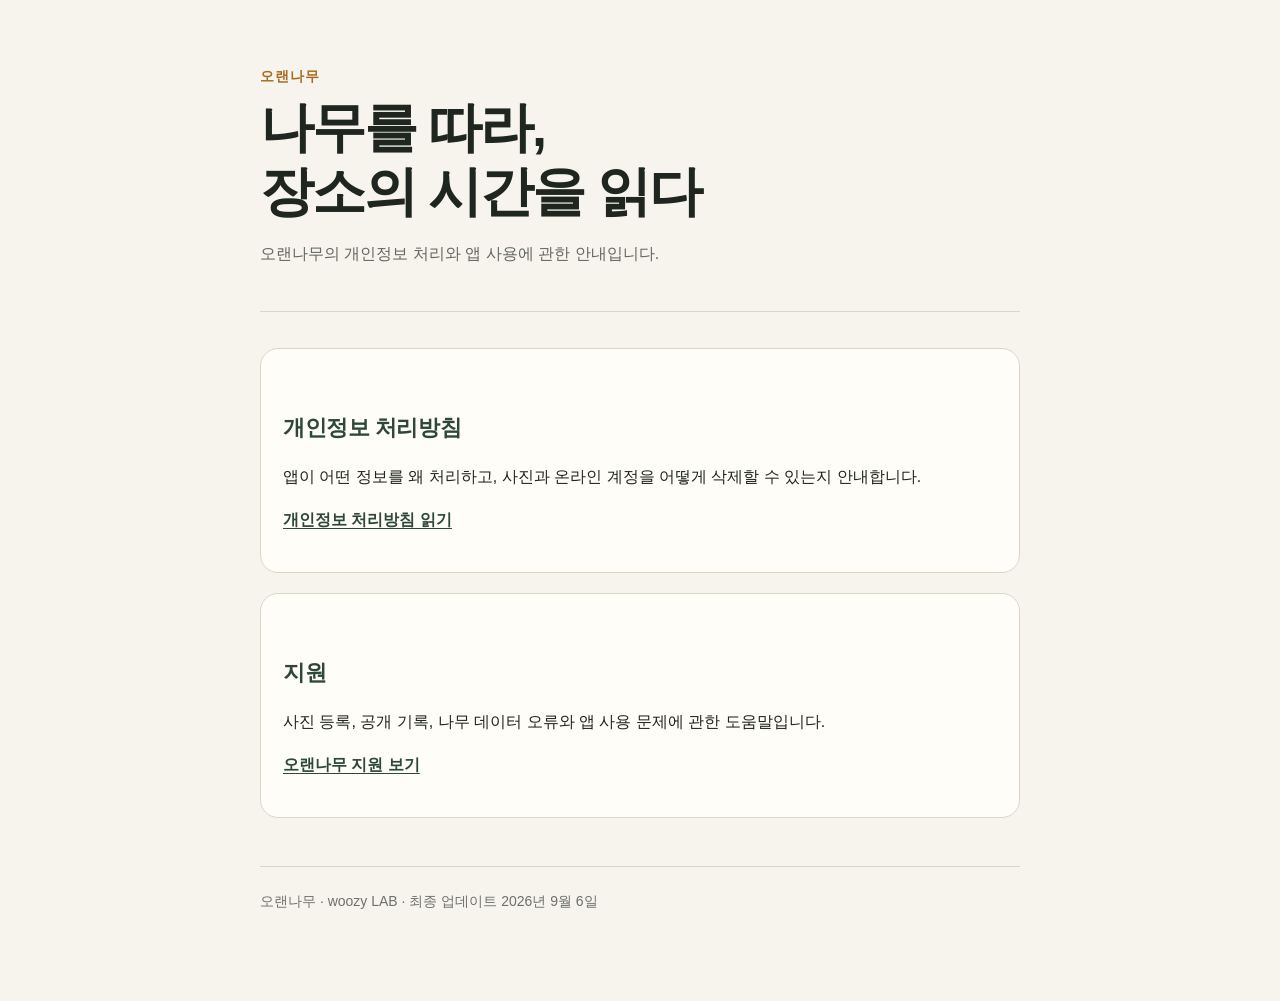
<file: index.html>
<!doctype html>
<html lang="ko">
<head>
  <meta charset="utf-8">
  <meta name="viewport" content="width=device-width, initial-scale=1">
  <meta name="description" content="오랜나무 개인정보 처리방침과 지원 안내">
  <title>오랜나무 안내</title>
  <link rel="stylesheet" href="assets/site.css">
</head>
<body>
  <main>
    <header>
      <div class="brand">오랜나무</div>
      <h1>나무를 따라,<br>장소의 시간을 읽다</h1>
      <p class="meta">오랜나무의 개인정보 처리와 앱 사용에 관한 안내입니다.</p>
    </header>
    <section class="card">
      <h2>개인정보 처리방침</h2>
      <p>앱이 어떤 정보를 왜 처리하고, 사진과 온라인 계정을 어떻게 삭제할 수 있는지 안내합니다.</p>
      <p><a href="privacy/">개인정보 처리방침 읽기</a></p>
    </section>
    <section class="card">
      <h2>지원</h2>
      <p>사진 등록, 공개 기록, 나무 데이터 오류와 앱 사용 문제에 관한 도움말입니다.</p>
      <p><a href="support/">오랜나무 지원 보기</a></p>
    </section>
    <footer>오랜나무 · woozy LAB · 최종 업데이트 2026년 9월 6일</footer>
  </main>
</body>
</html>
</file>
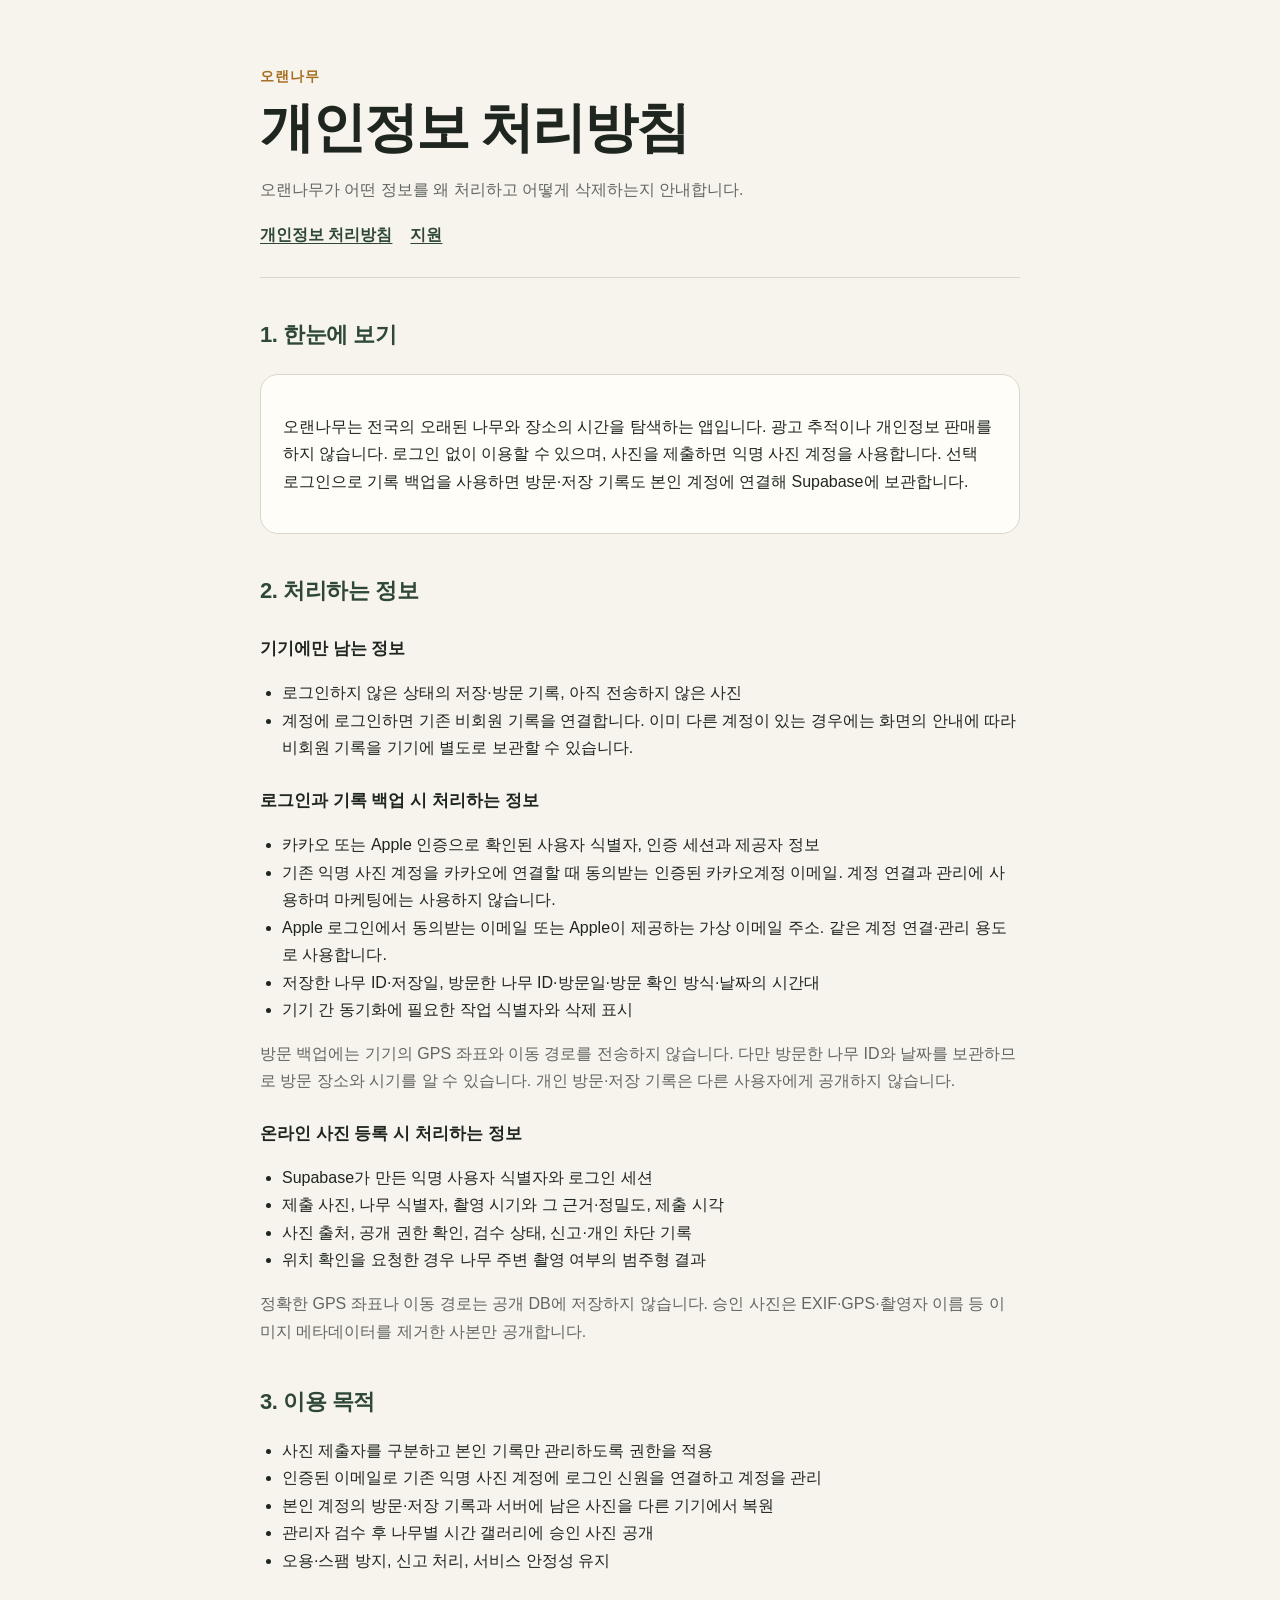
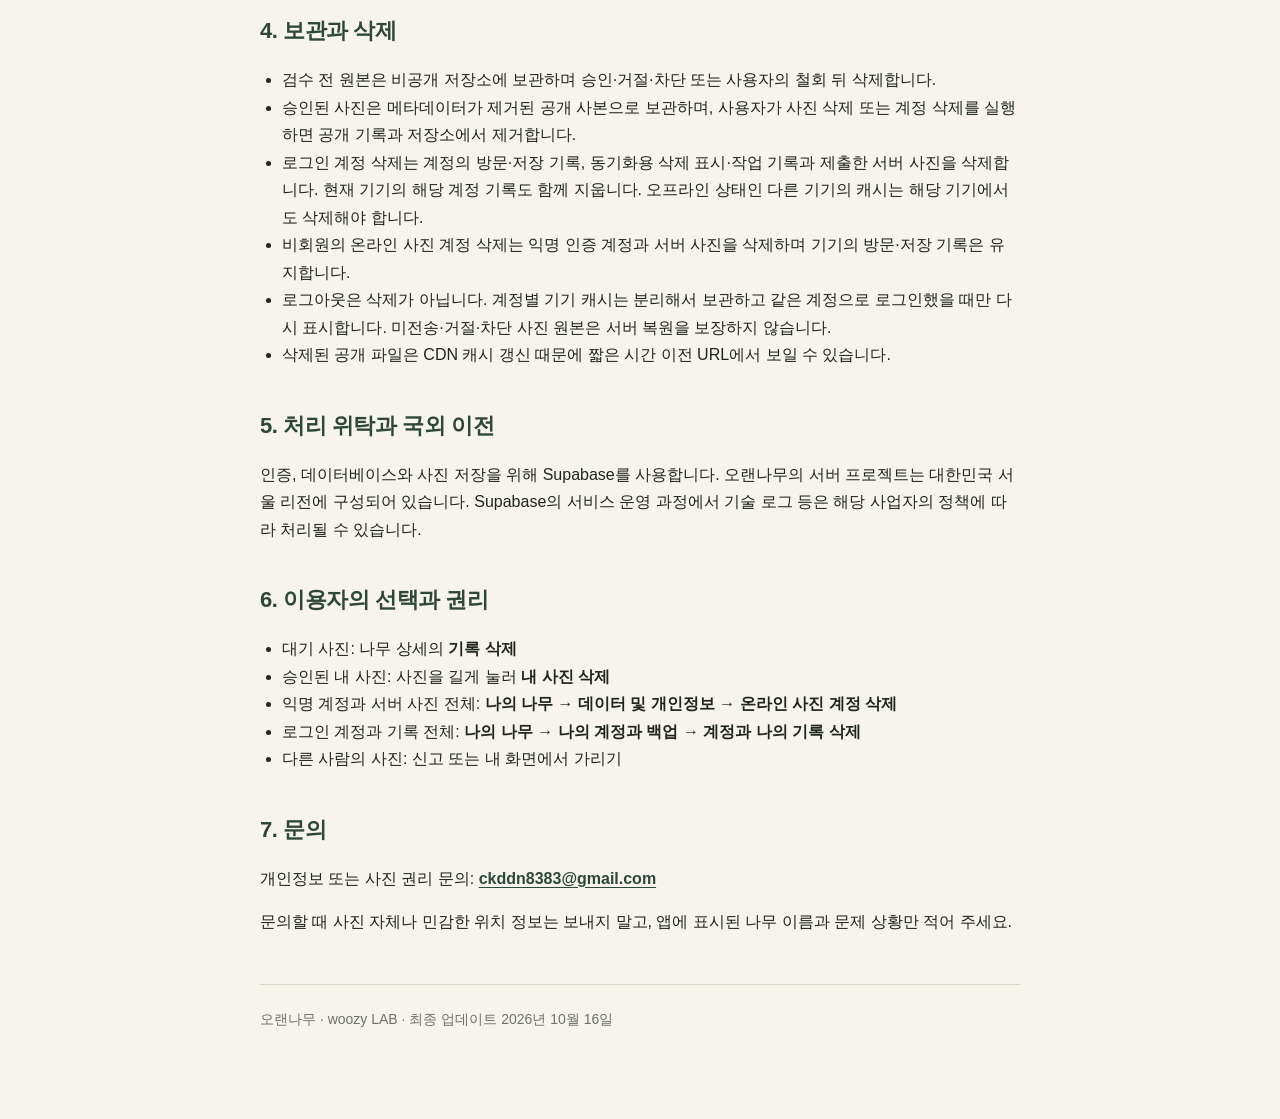
<file: privacy/index.html>
<!doctype html>
<html lang="ko">
<head>
  <meta charset="utf-8">
  <meta name="viewport" content="width=device-width, initial-scale=1">
  <meta name="description" content="오랜나무가 어떤 정보를 왜 처리하고 어떻게 삭제하는지 안내합니다.">
  <title>개인정보 처리방침 · 오랜나무</title>
  <link rel="stylesheet" href="../assets/site.css">
</head>
<body>
  <main>
    <header>
      <div class="brand">오랜나무</div>
      <h1>개인정보 처리방침</h1>
      <p class="meta">오랜나무가 어떤 정보를 왜 처리하고 어떻게 삭제하는지 안내합니다.</p>
      <nav><a href="../privacy/">개인정보 처리방침</a><a href="../support/">지원</a></nav>
    </header>

    <section>
      <h2>1. 한눈에 보기</h2>
      <div class="card"><p>오랜나무는 전국의 오래된 나무와 장소의 시간을 탐색하는 앱입니다. 광고 추적이나 개인정보 판매를 하지 않습니다. 로그인 없이 이용할 수 있으며, 사진을 제출하면 익명 사진 계정을 사용합니다. 선택 로그인으로 기록 백업을 사용하면 방문·저장 기록도 본인 계정에 연결해 Supabase에 보관합니다.</p></div>
    </section>

    <section>
      <h2>2. 처리하는 정보</h2>
      <h3>기기에만 남는 정보</h3>
      <ul>
        <li>로그인하지 않은 상태의 저장·방문 기록, 아직 전송하지 않은 사진</li>
        <li>계정에 로그인하면 기존 비회원 기록을 연결합니다. 이미 다른 계정이 있는 경우에는 화면의 안내에 따라 비회원 기록을 기기에 별도로 보관할 수 있습니다.</li>
      </ul>
      <h3>로그인과 기록 백업 시 처리하는 정보</h3>
      <ul>
        <li>카카오 또는 Apple 인증으로 확인된 사용자 식별자, 인증 세션과 제공자 정보</li>
        <li>기존 익명 사진 계정을 카카오에 연결할 때 동의받는 인증된 카카오계정 이메일. 계정 연결과 관리에 사용하며 마케팅에는 사용하지 않습니다.</li>
        <li>Apple 로그인에서 동의받는 이메일 또는 Apple이 제공하는 가상 이메일 주소. 같은 계정 연결·관리 용도로 사용합니다.</li>
        <li>저장한 나무 ID·저장일, 방문한 나무 ID·방문일·방문 확인 방식·날짜의 시간대</li>
        <li>기기 간 동기화에 필요한 작업 식별자와 삭제 표시</li>
      </ul>
      <p class="note">방문 백업에는 기기의 GPS 좌표와 이동 경로를 전송하지 않습니다. 다만 방문한 나무 ID와 날짜를 보관하므로 방문 장소와 시기를 알 수 있습니다. 개인 방문·저장 기록은 다른 사용자에게 공개하지 않습니다.</p>
      <h3>온라인 사진 등록 시 처리하는 정보</h3>
      <ul>
        <li>Supabase가 만든 익명 사용자 식별자와 로그인 세션</li>
        <li>제출 사진, 나무 식별자, 촬영 시기와 그 근거·정밀도, 제출 시각</li>
        <li>사진 출처, 공개 권한 확인, 검수 상태, 신고·개인 차단 기록</li>
        <li>위치 확인을 요청한 경우 나무 주변 촬영 여부의 범주형 결과</li>
      </ul>
      <p class="note">정확한 GPS 좌표나 이동 경로는 공개 DB에 저장하지 않습니다. 승인 사진은 EXIF·GPS·촬영자 이름 등 이미지 메타데이터를 제거한 사본만 공개합니다.</p>
    </section>

    <section>
      <h2>3. 이용 목적</h2>
      <ul>
        <li>사진 제출자를 구분하고 본인 기록만 관리하도록 권한을 적용</li>
        <li>인증된 이메일로 기존 익명 사진 계정에 로그인 신원을 연결하고 계정을 관리</li>
        <li>본인 계정의 방문·저장 기록과 서버에 남은 사진을 다른 기기에서 복원</li>
        <li>관리자 검수 후 나무별 시간 갤러리에 승인 사진 공개</li>
        <li>오용·스팸 방지, 신고 처리, 서비스 안정성 유지</li>
      </ul>
    </section>

    <section>
      <h2>4. 보관과 삭제</h2>
      <ul>
        <li>검수 전 원본은 비공개 저장소에 보관하며 승인·거절·차단 또는 사용자의 철회 뒤 삭제합니다.</li>
        <li>승인된 사진은 메타데이터가 제거된 공개 사본으로 보관하며, 사용자가 사진 삭제 또는 계정 삭제를 실행하면 공개 기록과 저장소에서 제거합니다.</li>
        <li>로그인 계정 삭제는 계정의 방문·저장 기록, 동기화용 삭제 표시·작업 기록과 제출한 서버 사진을 삭제합니다. 현재 기기의 해당 계정 기록도 함께 지웁니다. 오프라인 상태인 다른 기기의 캐시는 해당 기기에서도 삭제해야 합니다.</li>
        <li>비회원의 온라인 사진 계정 삭제는 익명 인증 계정과 서버 사진을 삭제하며 기기의 방문·저장 기록은 유지합니다.</li>
        <li>로그아웃은 삭제가 아닙니다. 계정별 기기 캐시는 분리해서 보관하고 같은 계정으로 로그인했을 때만 다시 표시합니다. 미전송·거절·차단 사진 원본은 서버 복원을 보장하지 않습니다.</li>
        <li>삭제된 공개 파일은 CDN 캐시 갱신 때문에 짧은 시간 이전 URL에서 보일 수 있습니다.</li>
      </ul>
    </section>

    <section>
      <h2>5. 처리 위탁과 국외 이전</h2>
      <p>인증, 데이터베이스와 사진 저장을 위해 Supabase를 사용합니다. 오랜나무의 서버 프로젝트는 대한민국 서울 리전에 구성되어 있습니다. Supabase의 서비스 운영 과정에서 기술 로그 등은 해당 사업자의 정책에 따라 처리될 수 있습니다.</p>
    </section>

    <section>
      <h2>6. 이용자의 선택과 권리</h2>
      <ul>
        <li>대기 사진: 나무 상세의 <strong>기록 삭제</strong></li>
        <li>승인된 내 사진: 사진을 길게 눌러 <strong>내 사진 삭제</strong></li>
        <li>익명 계정과 서버 사진 전체: <strong>나의 나무 → 데이터 및 개인정보 → 온라인 사진 계정 삭제</strong></li>
        <li>로그인 계정과 기록 전체: <strong>나의 나무 → 나의 계정과 백업 → 계정과 나의 기록 삭제</strong></li>
        <li>다른 사람의 사진: 신고 또는 내 화면에서 가리기</li>
      </ul>
    </section>

    <section>
      <h2>7. 문의</h2>
      <p>개인정보 또는 사진 권리 문의: <a href="mailto:ckddn8383@gmail.com?subject=%EC%98%A4%EB%9E%9C%EB%82%98%EB%AC%B4%20%EA%B0%9C%EC%9D%B8%EC%A0%95%EB%B3%B4%20%EB%AC%B8%EC%9D%98">ckddn8383@gmail.com</a></p>
      <p>문의할 때 사진 자체나 민감한 위치 정보는 보내지 말고, 앱에 표시된 나무 이름과 문제 상황만 적어 주세요.</p>
    </section>

    <footer>오랜나무 · woozy LAB · 최종 업데이트 2026년 10월 16일</footer>
  </main>
</body>
</html>
</file>
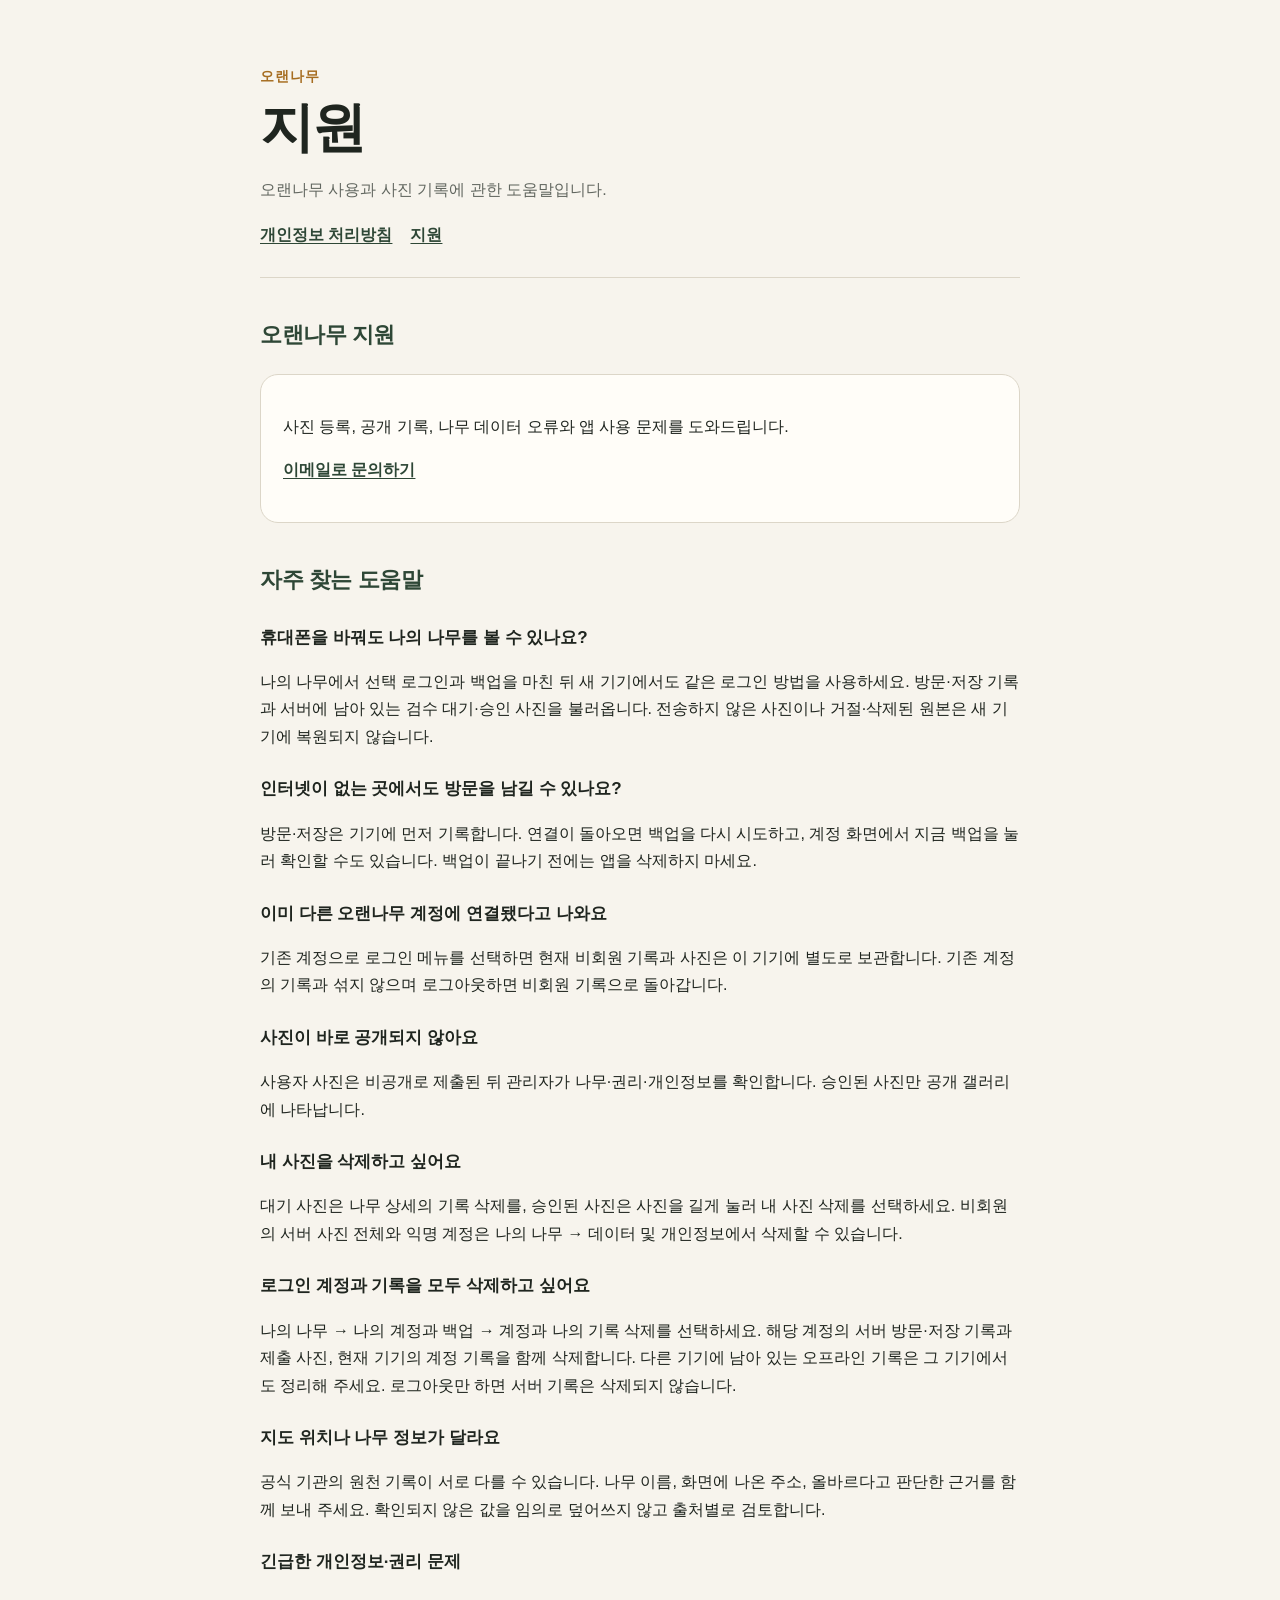
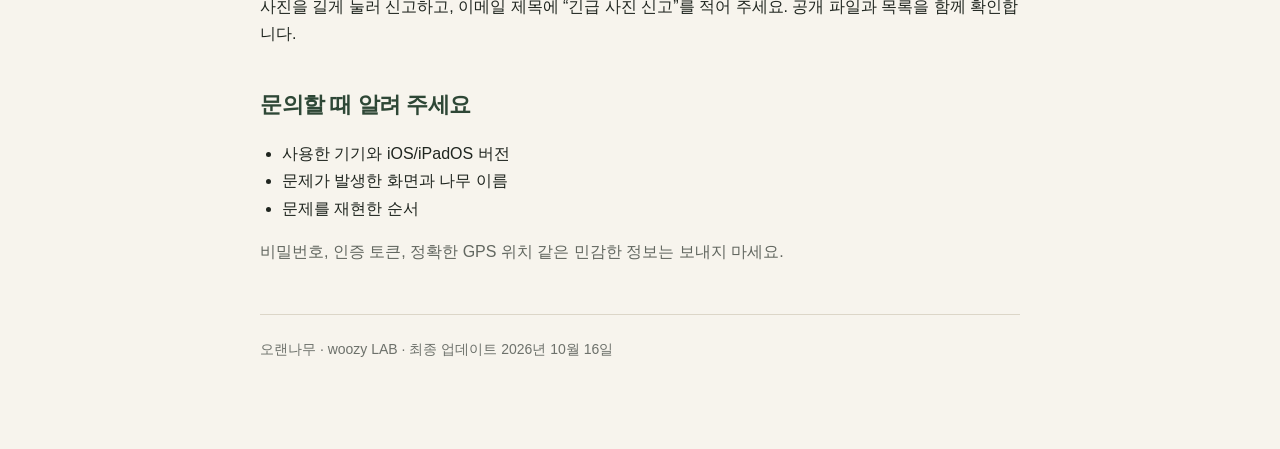
<file: support/index.html>
<!doctype html>
<html lang="ko">
<head>
  <meta charset="utf-8">
  <meta name="viewport" content="width=device-width, initial-scale=1">
  <meta name="description" content="오랜나무 사용과 사진 기록에 관한 도움말입니다.">
  <title>지원 · 오랜나무</title>
  <link rel="stylesheet" href="../assets/site.css">
</head>
<body>
  <main>
    <header>
      <div class="brand">오랜나무</div>
      <h1>지원</h1>
      <p class="meta">오랜나무 사용과 사진 기록에 관한 도움말입니다.</p>
      <nav><a href="../privacy/">개인정보 처리방침</a><a href="../support/">지원</a></nav>
    </header>

    <section>
      <h2>오랜나무 지원</h2>
      <div class="card">
        <p>사진 등록, 공개 기록, 나무 데이터 오류와 앱 사용 문제를 도와드립니다.</p>
        <p><a href="mailto:ckddn8383@gmail.com?subject=%EC%98%A4%EB%9E%9C%EB%82%98%EB%AC%B4%20%EC%A7%80%EC%9B%90%20%EB%AC%B8%EC%9D%98">이메일로 문의하기</a></p>
      </div>
    </section>

    <section>
      <h2>자주 찾는 도움말</h2>
      <h3>휴대폰을 바꿔도 나의 나무를 볼 수 있나요?</h3>
      <p>나의 나무에서 선택 로그인과 백업을 마친 뒤 새 기기에서도 같은 로그인 방법을 사용하세요. 방문·저장 기록과 서버에 남아 있는 검수 대기·승인 사진을 불러옵니다. 전송하지 않은 사진이나 거절·삭제된 원본은 새 기기에 복원되지 않습니다.</p>
      <h3>인터넷이 없는 곳에서도 방문을 남길 수 있나요?</h3>
      <p>방문·저장은 기기에 먼저 기록합니다. 연결이 돌아오면 백업을 다시 시도하고, 계정 화면에서 지금 백업을 눌러 확인할 수도 있습니다. 백업이 끝나기 전에는 앱을 삭제하지 마세요.</p>
      <h3>이미 다른 오랜나무 계정에 연결됐다고 나와요</h3>
      <p>기존 계정으로 로그인 메뉴를 선택하면 현재 비회원 기록과 사진은 이 기기에 별도로 보관합니다. 기존 계정의 기록과 섞지 않으며 로그아웃하면 비회원 기록으로 돌아갑니다.</p>
      <h3>사진이 바로 공개되지 않아요</h3>
      <p>사용자 사진은 비공개로 제출된 뒤 관리자가 나무·권리·개인정보를 확인합니다. 승인된 사진만 공개 갤러리에 나타납니다.</p>
      <h3>내 사진을 삭제하고 싶어요</h3>
      <p>대기 사진은 나무 상세의 기록 삭제를, 승인된 사진은 사진을 길게 눌러 내 사진 삭제를 선택하세요. 비회원의 서버 사진 전체와 익명 계정은 나의 나무 → 데이터 및 개인정보에서 삭제할 수 있습니다.</p>
      <h3>로그인 계정과 기록을 모두 삭제하고 싶어요</h3>
      <p>나의 나무 → 나의 계정과 백업 → 계정과 나의 기록 삭제를 선택하세요. 해당 계정의 서버 방문·저장 기록과 제출 사진, 현재 기기의 계정 기록을 함께 삭제합니다. 다른 기기에 남아 있는 오프라인 기록은 그 기기에서도 정리해 주세요. 로그아웃만 하면 서버 기록은 삭제되지 않습니다.</p>
      <h3>지도 위치나 나무 정보가 달라요</h3>
      <p>공식 기관의 원천 기록이 서로 다를 수 있습니다. 나무 이름, 화면에 나온 주소, 올바르다고 판단한 근거를 함께 보내 주세요. 확인되지 않은 값을 임의로 덮어쓰지 않고 출처별로 검토합니다.</p>
      <h3>긴급한 개인정보·권리 문제</h3>
      <p>사진을 길게 눌러 신고하고, 이메일 제목에 “긴급 사진 신고”를 적어 주세요. 공개 파일과 목록을 함께 확인합니다.</p>
    </section>

    <section>
      <h2>문의할 때 알려 주세요</h2>
      <ul>
        <li>사용한 기기와 iOS/iPadOS 버전</li>
        <li>문제가 발생한 화면과 나무 이름</li>
        <li>문제를 재현한 순서</li>
      </ul>
      <p class="note">비밀번호, 인증 토큰, 정확한 GPS 위치 같은 민감한 정보는 보내지 마세요.</p>
    </section>

    <footer>오랜나무 · woozy LAB · 최종 업데이트 2026년 10월 16일</footer>
  </main>
</body>
</html>
</file>
<file: assets/site.css>
:root {
  color-scheme: light;
  --paper: #f7f4ed;
  --surface: #fffdf8;
  --ink: #1f251f;
  --green: #2e4736;
  --time: #a66d21;
  --line: #dcd6c8;
  --muted: #626760;
}

* {
  box-sizing: border-box;
}

body {
  margin: 0;
  background: var(--paper);
  color: var(--ink);
  font-family: -apple-system, BlinkMacSystemFont, "Apple SD Gothic Neo", "Noto Sans KR", sans-serif;
  line-height: 1.72;
}

main {
  width: min(760px, calc(100% - 40px));
  margin: 0 auto;
  padding: 64px 0 88px;
}

header {
  border-bottom: 1px solid var(--line);
  padding-bottom: 28px;
  margin-bottom: 36px;
}

.brand {
  color: var(--time);
  font-size: 14px;
  font-weight: 750;
  letter-spacing: 0.08em;
}

h1 {
  margin: 8px 0;
  font-size: clamp(34px, 7vw, 54px);
  line-height: 1.18;
  letter-spacing: -0.04em;
}

h2 {
  margin: 38px 0 10px;
  color: var(--green);
  font-size: 22px;
  letter-spacing: -0.02em;
}

h3 {
  margin: 24px 0 6px;
  font-size: 17px;
}

p,
li {
  font-size: 16px;
}

ul {
  padding-left: 22px;
}

.meta,
.note {
  color: var(--muted);
}

.card {
  margin: 20px 0;
  padding: 22px;
  border: 1px solid var(--line);
  border-radius: 18px;
  background: var(--surface);
}

a {
  color: var(--green);
  font-weight: 650;
  text-underline-offset: 3px;
}

nav {
  display: flex;
  flex-wrap: wrap;
  gap: 18px;
  margin-top: 18px;
}

footer {
  margin-top: 48px;
  padding-top: 22px;
  border-top: 1px solid var(--line);
  color: #6d716b;
  font-size: 14px;
}
</file>
